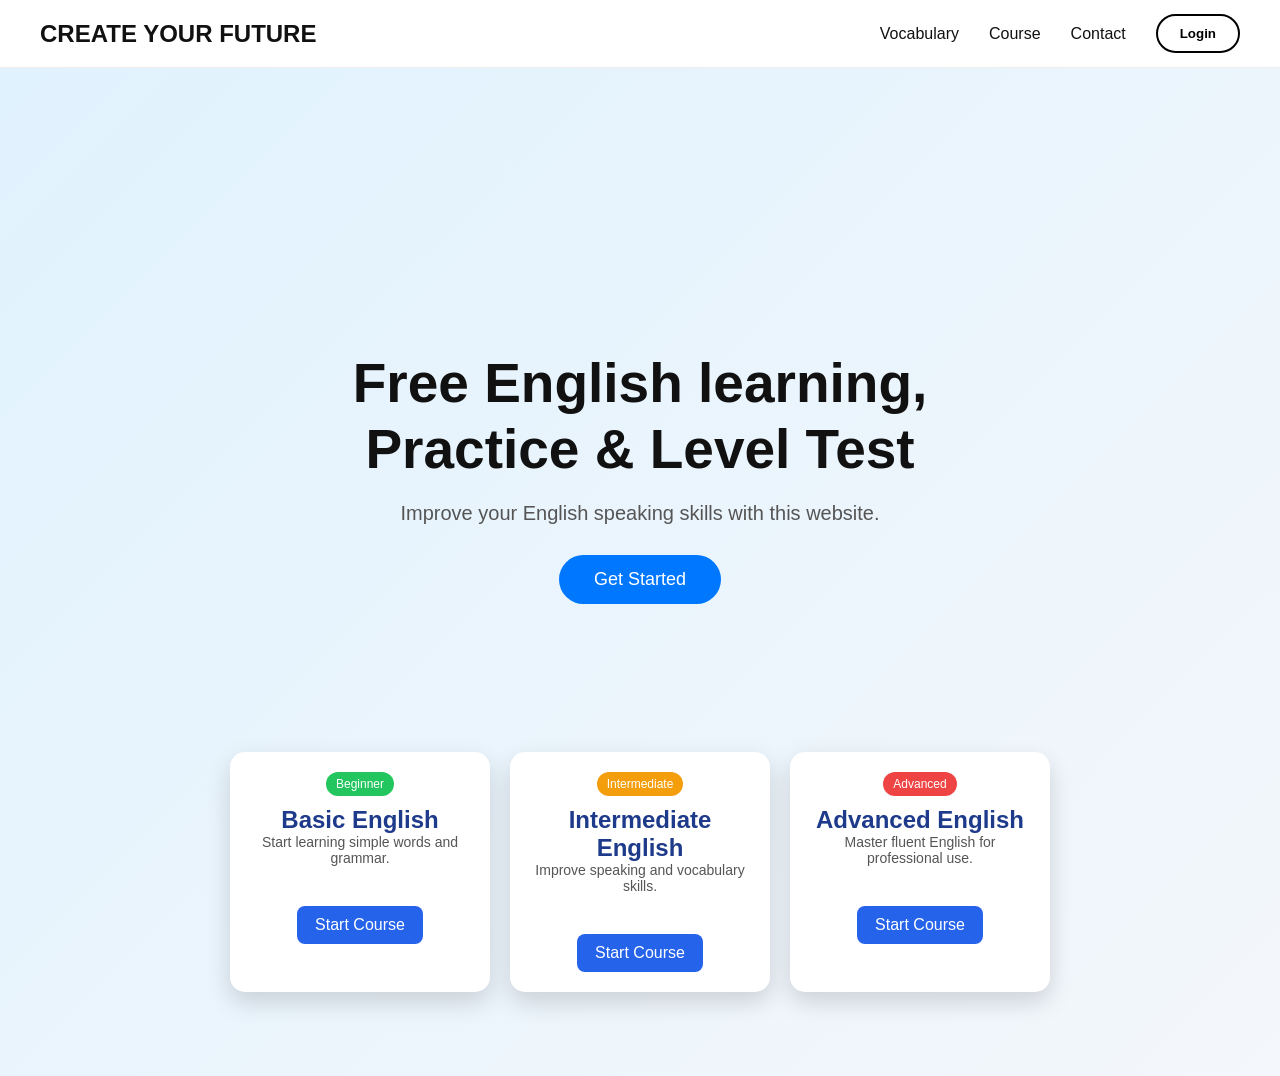
<file: index.html>
<!DOCTYPE html>
<html lang="en">
<head>
<meta charset="UTF-8" />
<meta name="viewport" content="width=device-width, initial-scale=1.0"/>

<title>Create Your Future</title>

<style>
*{
  margin:0;
  padding:0;
  box-sizing:border-box;
  font-family: Arial, sans-serif;
}

body{
  background:#f5f5f5;
}

/* Navbar */
.navbar{
  width:100%;
  background:white;
  border-bottom:1px solid #eee;
  padding:14px 40px;

  display:flex;
  align-items:center;
  justify-content:space-between;
}

.logo{
  font-size:24px;
  font-weight:700;
  color:#111;
}

.nav-links{
  display:flex;
  align-items:center;
  gap:30px;
}

.nav-links a{
  text-decoration:none;
  color:#111;
  font-size:16px;
  font-weight:500;
  transition:0.3s;
}

.nav-links a:hover{
  color:#0077ff;
}

.login-btn{
  padding:10px 22px;
  border:2px solid black;
  border-radius:30px;
  background:white;
  font-weight:600;
  cursor:pointer;
  transition:0.3s;
}

.login-btn:hover{
  background:black;
  color:white;
}

/* Hero Section */
.hero{
  height:90vh;
  display:flex;
  flex-direction:column;
  justify-content:center;
  align-items:center;
  text-align:center;
  padding:20px;
}

.hero h1{
  font-size:55px;
  max-width:800px;
  color:#111;
  margin-bottom:20px;
  line-height:1.2;
}

.hero p{
  font-size:20px;
  color:#555;
  margin-bottom:30px;
}

.start-btn{
  padding:14px 35px;
  background:#0077ff;
  color:white;
  border:none;
  border-radius:40px;
  font-size:18px;
  cursor:pointer;
  transition:0.3s;
  
}

.start-btn:hover{
  background:#005ed6;
}

.hr{
  display:flex;
  flex-direction:column;
  align-items:center;
  text-align:center;
  padding-top:80px;   /* top space only */
  min-height:auto;    /* remove full height problem */
}

.hr h1{
  margin-top:0;
  font-size:76px;
  line-height:1.1;
}
</style>
</head>

<body>

<!-- Navbar -->
<nav class="navbar">

  <div class="logo">
    CREATE YOUR FUTURE
  </div>

  <div class="nav-links">
    <a href="./vocabulary.html"> Vocabulary</a>
    <a href="./Course.html">Course</a>
    <a href="./Contact.html">Contact</a>

    <a href="./Login.html">
      <button class="login-btn">
      Login
    </button>
    </a>
  </div>

</nav>

<br>
<br>
<br>
<br>
<br>
<br>
<br>
<br>
<br>
<br>
<br>


<!-- Hero Section -->
<section class="hero">

  <h1 id="hr">
    Free English learning, Practice & Level Test
  </h1>

  <p id="hr">
    Improve your English speaking skills with this website.
  </p>

  <a href="./course.html">
    <button class="start-btn">
    Get Started
  </button>
  </a>
  
   <br><br><br><br>
  <br>
  <br>


  <style>
body{
  margin:0;
  font-family:Arial, sans-serif;
  background:linear-gradient(135deg,#e0f2fe,#f4f7fb);
}

/* this creates proper spacing from heading */
.wrapper{
  padding-top:40px;
}

/* COURSES */
.container{
  display:flex;
  justify-content:center;
  gap:20px;
  flex-wrap:wrap;
}

/* CARD */
.card{
  background:white;
  width:260px;
  padding:20px;
  border-radius:15px;
  box-shadow:0 10px 25px rgba(0,0,0,0.15);
  text-align:center;
  transition:0.3s;
}

.card:hover{
  transform:translateY(-10px);
}

/* TEXT */
.card h2{
  color:#1e3a8a;
}

.card p{
  color:#555;
  font-size:14px;
}

/* BUTTON */
.btn{
  display:inline-block;
  margin-top:10px;
  padding:10px 18px;
  background:#2563eb;
  color:white;
  text-decoration:none;
  border-radius:8px;
}

.btn:hover{
  background:#1e3a8a;
}

/* BADGE */
.badge{
  display:inline-block;
  padding:5px 10px;
  font-size:12px;
  border-radius:20px;
  color:white;
  background:#22c55e;
  margin-bottom:10px;
}

.intermediate .badge{ background:#f59e0b; }
.advanced .badge{ background:#ef4444; }
</style>

<!-- WRAPPER FIXES POSITION -->
<div class="wrapper">

  <div class="container">

    <div class="card beginner">
      <div class="badge">Beginner</div>
      <h2>Basic English</h2>
      <p>Start learning simple words and grammar.</p>
      <a href="#" class="btn">Start Course</a>
    </div>

    <div class="card intermediate">
      <div class="badge">Intermediate</div>
      <h2>Intermediate English</h2>
      <p>Improve speaking and vocabulary skills.</p>
      <a href="#" class="btn">Start Course</a>
    </div>

    <div class="card advanced">
      <div class="badge">Advanced</div>
      <h2>Advanced English</h2>
      <p>Master fluent English for professional use.</p>
      <a href="#" class="btn">Start Course</a>
    </div>

  </div>

</div>
  

</body>
</html>
</file>
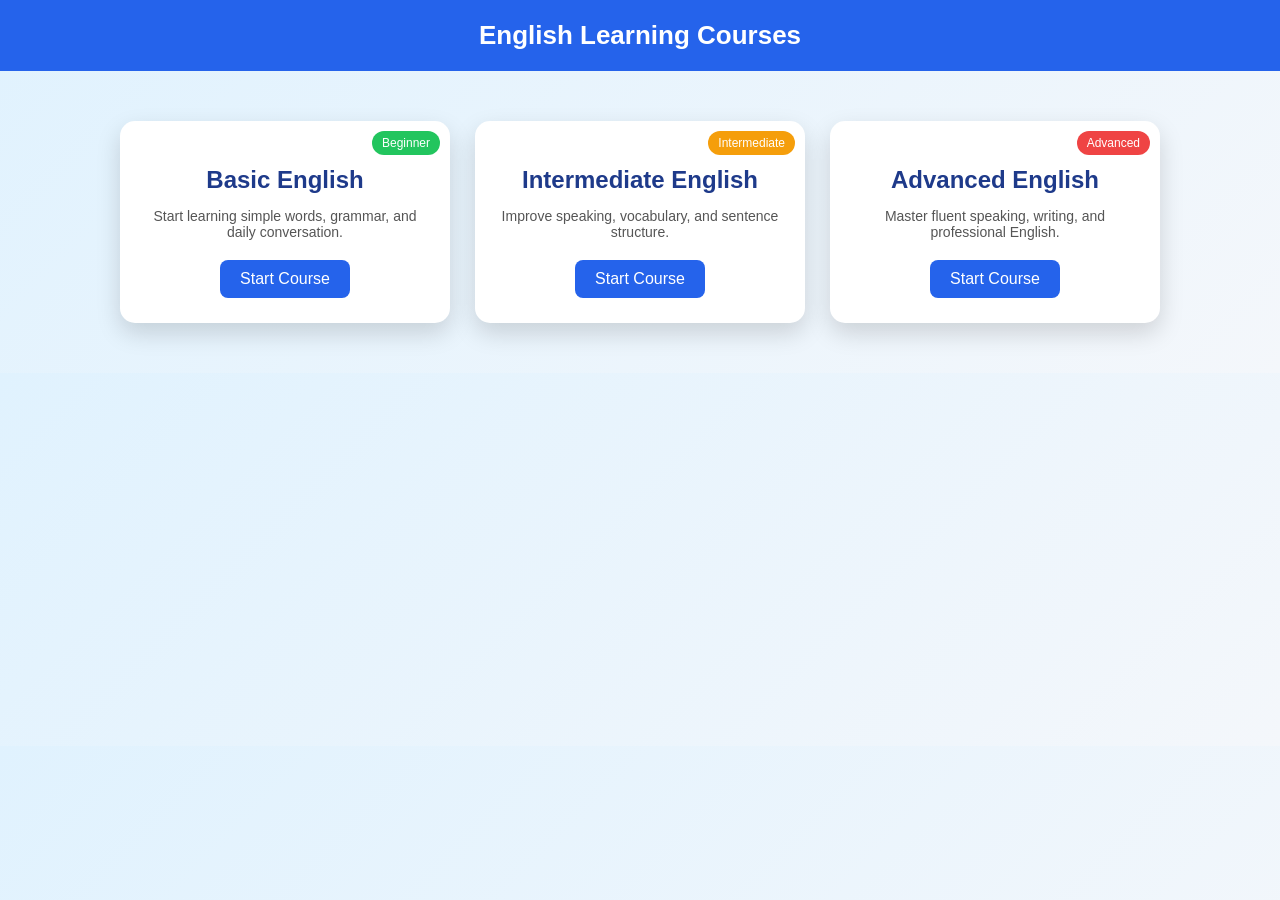
<file: Course.html>
<!DOCTYPE html>
<html lang="en">
<head>
<meta charset="UTF-8">
<meta name="viewport" content="width=device-width, initial-scale=1.0">
<title>Courses</title>

<style>
body{
  margin:0;
  font-family:Arial, sans-serif;
  background:linear-gradient(135deg,#e0f2fe,#f4f7fb);
}

/* Header */
.header{
  background:#2563eb;
  color:white;
  text-align:center;
  padding:20px;
  font-size:26px;
  font-weight:bold;
}

/* Container */
.container{
  display:flex;
  justify-content:center;
  gap:25px;
  flex-wrap:wrap;
  padding:50px 20px;
}

/* Cards */
.card{
  background:white;
  width:280px;
  padding:25px;
  border-radius:15px;
  box-shadow:0 10px 25px rgba(0,0,0,0.15);
  text-align:center;
  transition:0.3s;
  position:relative;
}

/* hover effect */
.card:hover{
  transform:translateY(-10px);
  box-shadow:0 15px 35px rgba(0,0,0,0.25);
}

/* Titles */
.card h2{
  color:#1e3a8a;
  margin-bottom:10px;
}

/* text */
.card p{
  color:#555;
  font-size:14px;
  margin-bottom:20px;
}

/* button */
.btn{
  display:inline-block;
  padding:10px 20px;
  background:#2563eb;
  color:white;
  text-decoration:none;
  border-radius:8px;
  transition:0.3s;
}

.btn:hover{
  background:#1e3a8a;
}

/* badges */
.badge{
  position:absolute;
  top:10px;
  right:10px;
  background:#22c55e;
  color:white;
  padding:5px 10px;
  font-size:12px;
  border-radius:20px;
}

/* different colors */
.intermediate .badge{
  background:#f59e0b;
}

.advanced .badge{
  background:#ef4444;
}
</style>
</head>

<body>

<div class="header">
  English Learning Courses
</div>

<div class="container">

  <!-- Beginner -->
  <div class="card beginner">
    <div class="badge">Beginner</div>
    <h2>Basic English</h2>
    <p>Start learning simple words, grammar, and daily conversation.</p>
    <a href="#" class="btn">Start Course</a>
  </div>

  <!-- Intermediate -->
  <div class="card intermediate">
    <div class="badge">Intermediate</div>
    <h2>Intermediate English</h2>
    <p>Improve speaking, vocabulary, and sentence structure.</p>
    <a href="#" class="btn">Start Course</a>
  </div>

  <!-- Advanced -->
  <div class="card advanced">
    <div class="badge">Advanced</div>
    <h2>Advanced English</h2>
    <p>Master fluent speaking, writing, and professional English.</p>
    <a href="#" class="btn">Start Course</a>
  </div>

</div>

</body>
</html>
</file>
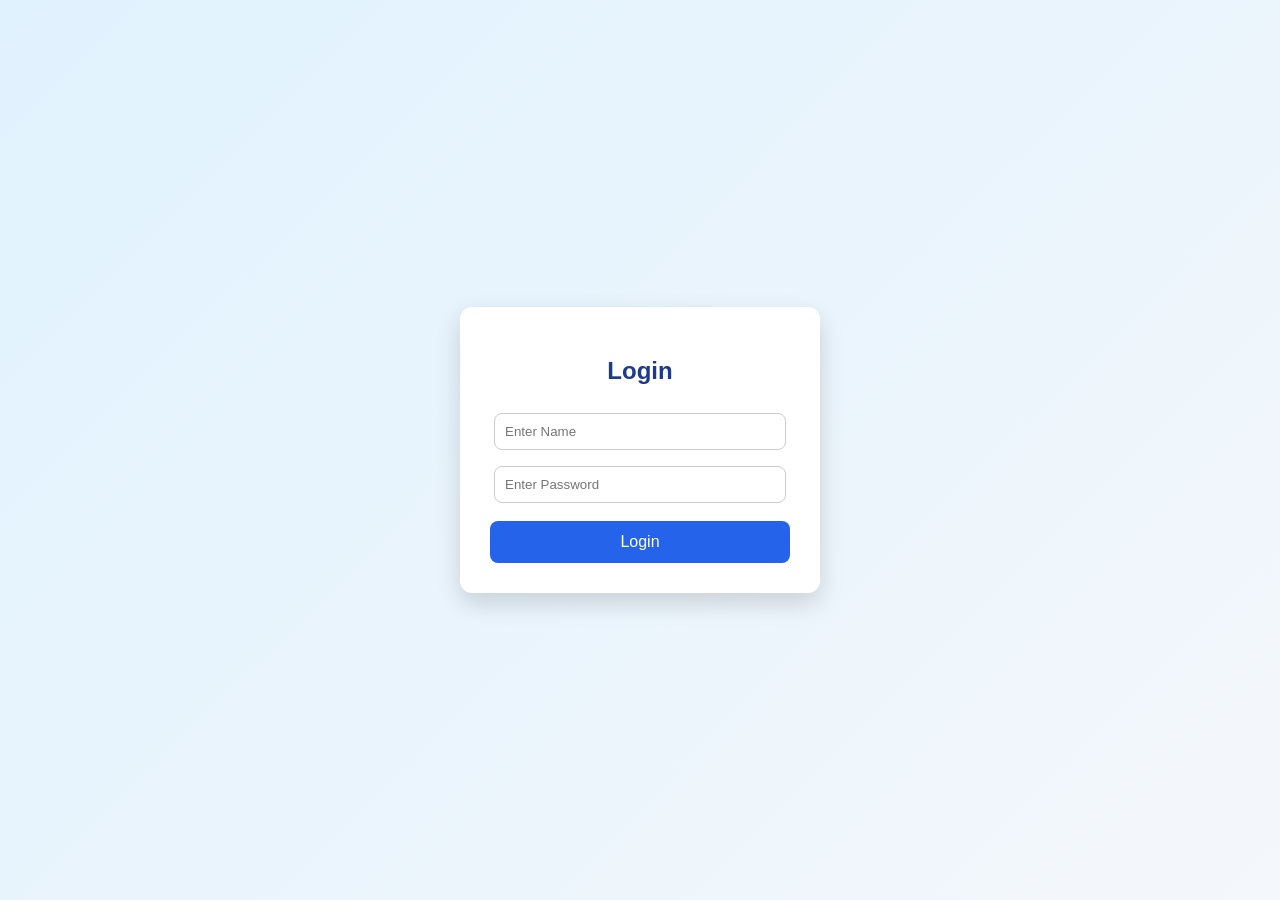
<file: Login.html>
<!DOCTYPE html>
<html lang="en">
<head>
<meta charset="UTF-8">
<title>English App</title>

<style>
body{
  margin:0;
  font-family:Arial, sans-serif;
  background:linear-gradient(135deg,#e0f2fe,#f4f7fb);
}

/* LOGIN PAGE */
#loginPage{
  height:100vh;
  display:flex;
  justify-content:center;
  align-items:center;
}

.loginBox{
  background:white;
  padding:30px;
  width:300px;
  border-radius:12px;
  box-shadow:0 10px 25px rgba(0,0,0,0.15);
  text-align:center;
}

.loginBox h2{
  margin-bottom:20px;
  color:#1e3a8a;
}

input{
  width:90%;
  padding:10px;
  margin:8px 0;
  border:1px solid #ccc;
  border-radius:8px;
}

button{
  width:100%;
  padding:12px;
  background:#2563eb;
  color:white;
  border:none;
  border-radius:8px;
  font-size:16px;
  cursor:pointer;
  margin-top:10px;
}

button:hover{
  background:#1e3a8a;
}

/* HOME PAGE */
#homePage{
  display:none;
  text-align:center;
  padding-top:80px;
}

.nav{
  background:#2563eb;
  color:white;
  padding:15px;
  font-size:20px;
}

.card{
  margin-top:40px;
  background:white;
  width:80%;
  max-width:600px;
  margin-left:auto;
  margin-right:auto;
  padding:20px;
  border-radius:12px;
  box-shadow:0 10px 20px rgba(0,0,0,0.1);
}

</style>
</head>

<body>

<!-- LOGIN -->
<div id="loginPage">
  <div class="loginBox">
    <h2>Login</h2>
    <input type="text" id="user" placeholder="Enter Name">
    <input type="password" id="pass" placeholder="Enter Password">
    <button onclick="login()">Login</button>
  </div>
</div>

<!-- HOME -->
<div id="homePage">

  <div class="nav">
    English Learning App
  </div>

  <div class="card">
    <h1>Welcome 🎉</h1>
    <p>You are successfully logged in.</p>
    <p>Start learning English vocabulary, grammar and practice tests.</p>
  </div>

</div>

<script>
function login(){
  let user = document.getElementById("user").value;
  let pass = document.getElementById("pass").value;

  if(user !== "" && pass !== ""){
    document.getElementById("loginPage").style.display = "none";
    document.getElementById("homePage").style.display = "block";
  } else {
    alert("Please fill all fields");
  }
}
</script>


</body>
</html>
</file>
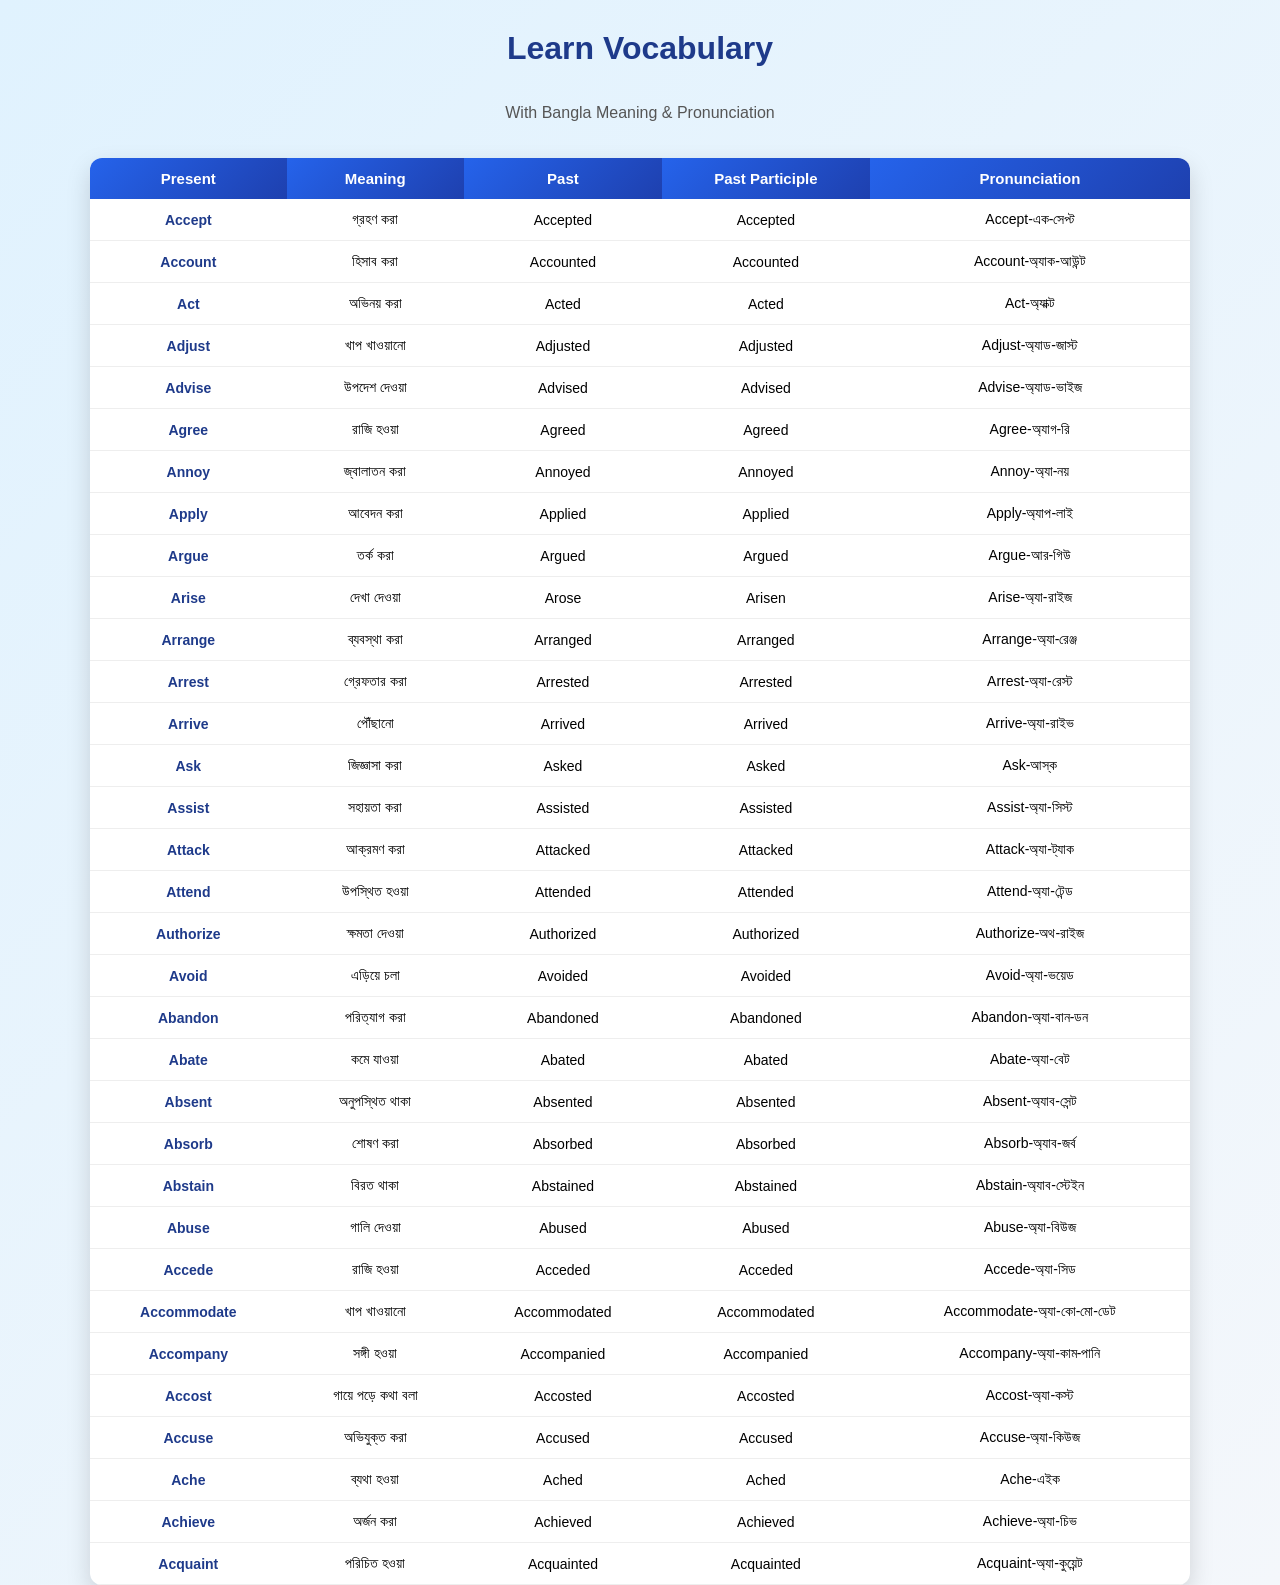
<file: vocabulary.html>
<!DOCTYPE html>
<html lang="en">
<head>
<meta charset="UTF-8">
<meta name="viewport" content="width=device-width, initial-scale=1.0">
<title>Vocabulary Table</title>

<style>
body{
  margin:0;
  font-family:Arial, sans-serif;
  background:linear-gradient(135deg,#e0f2fe,#f4f7fb);
  display:flex;
  flex-direction:column;
  align-items:center;
}

h1{
  margin-top:30px;
  color:#1e3a8a;
}

p{
  color:#555;
}

table{
  border-collapse:collapse;
  width:90%;
  max-width:1100px;
  background:white;
  margin-top:20px;
  border-radius:12px;
  overflow:hidden;
  box-shadow:0 10px 25px rgba(0,0,0,0.15);
}

th{
  background:linear-gradient(135deg,#2563eb,#1e40af);
  color:white;
  padding:12px;
  font-size:15px;
}

td{
  padding:12px;
  text-align:center;
  border-bottom:1px solid #eee;
  font-size:14px;
}

tr:hover td{
  background:#dbeafe;
  transition:0.3s;
}

td:first-child{
  font-weight:bold;
  color:#1e3a8a;
}
</style>
</head>

<body>

<h1>Learn Vocabulary</h1>
<p>With Bangla Meaning & Pronunciation</p>

<table>
<tr>
  <th>Present</th>
  <th>Meaning</th>
  <th>Past</th>
  <th>Past Participle</th>
  <th>Pronunciation</th>
</tr>

<tr><td>Accept</td><td>গ্রহণ করা</td><td>Accepted</td><td>Accepted</td><td>Accept-এক-সেপ্ট</td></tr>
<tr><td>Account</td><td>হিসাব করা</td><td>Accounted</td><td>Accounted</td><td>Account-অ্যাক-আউন্ট</td></tr>
<tr><td>Act</td><td>অভিনয় করা</td><td>Acted</td><td>Acted</td><td>Act-অ্যাক্ট</td></tr>
<tr><td>Adjust</td><td>খাপ খাওয়ানো</td><td>Adjusted</td><td>Adjusted</td><td>Adjust-অ্যাড-জাস্ট</td></tr>
<tr><td>Advise</td><td>উপদেশ দেওয়া</td><td>Advised</td><td>Advised</td><td>Advise-অ্যাড-ভাইজ</td></tr>
<tr><td>Agree</td><td>রাজি হওয়া</td><td>Agreed</td><td>Agreed</td><td>Agree-অ্যাগ-রি</td></tr>
<tr><td>Annoy</td><td>জ্বালাতন করা</td><td>Annoyed</td><td>Annoyed</td><td>Annoy-অ্যা-নয়</td></tr>
<tr><td>Apply</td><td>আবেদন করা</td><td>Applied</td><td>Applied</td><td>Apply-অ্যাপ-লাই</td></tr>
<tr><td>Argue</td><td>তর্ক করা</td><td>Argued</td><td>Argued</td><td>Argue-আর-গিউ</td></tr>
<tr><td>Arise</td><td>দেখা দেওয়া</td><td>Arose</td><td>Arisen</td><td>Arise-অ্যা-রাইজ</td></tr>

<tr><td>Arrange</td><td>ব্যবস্থা করা</td><td>Arranged</td><td>Arranged</td><td>Arrange-অ্যা-রেঞ্জ</td></tr>
<tr><td>Arrest</td><td>গ্রেফতার করা</td><td>Arrested</td><td>Arrested</td><td>Arrest-অ্যা-রেস্ট</td></tr>
<tr><td>Arrive</td><td>পৌঁছানো</td><td>Arrived</td><td>Arrived</td><td>Arrive-অ্যা-রাইভ</td></tr>
<tr><td>Ask</td><td>জিজ্ঞাসা করা</td><td>Asked</td><td>Asked</td><td>Ask-আস্ক</td></tr>
<tr><td>Assist</td><td>সহায়তা করা</td><td>Assisted</td><td>Assisted</td><td>Assist-অ্যা-সিস্ট</td></tr>
<tr><td>Attack</td><td>আক্রমণ করা</td><td>Attacked</td><td>Attacked</td><td>Attack-অ্যা-ট্যাক</td></tr>
<tr><td>Attend</td><td>উপস্থিত হওয়া</td><td>Attended</td><td>Attended</td><td>Attend-অ্যা-টেন্ড</td></tr>
<tr><td>Authorize</td><td>ক্ষমতা দেওয়া</td><td>Authorized</td><td>Authorized</td><td>Authorize-অথ-রাইজ</td></tr>
<tr><td>Avoid</td><td>এড়িয়ে চলা</td><td>Avoided</td><td>Avoided</td><td>Avoid-অ্যা-ভয়েড</td></tr>
<tr><td>Abandon</td><td>পরিত্যাগ করা</td><td>Abandoned</td><td>Abandoned</td><td>Abandon-অ্যা-বান-ডন</td></tr>

<tr><td>Abate</td><td>কমে যাওয়া</td><td>Abated</td><td>Abated</td><td>Abate-অ্যা-বেট</td></tr>
<tr><td>Absent</td><td>অনুপস্থিত থাকা</td><td>Absented</td><td>Absented</td><td>Absent-অ্যাব-সেন্ট</td></tr>
<tr><td>Absorb</td><td>শোষণ করা</td><td>Absorbed</td><td>Absorbed</td><td>Absorb-অ্যাব-জর্ব</td></tr>
<tr><td>Abstain</td><td>বিরত থাকা</td><td>Abstained</td><td>Abstained</td><td>Abstain-অ্যাব-স্টেইন</td></tr>
<tr><td>Abuse</td><td>গালি দেওয়া</td><td>Abused</td><td>Abused</td><td>Abuse-অ্যা-বিউজ</td></tr>
<tr><td>Accede</td><td>রাজি হওয়া</td><td>Acceded</td><td>Acceded</td><td>Accede-অ্যা-সিড</td></tr>
<tr><td>Accommodate</td><td>খাপ খাওয়ানো</td><td>Accommodated</td><td>Accommodated</td><td>Accommodate-অ্যা-কো-মো-ডেট</td></tr>
<tr><td>Accompany</td><td>সঙ্গী হওয়া</td><td>Accompanied</td><td>Accompanied</td><td>Accompany-অ্যা-কাম-পানি</td></tr>
<tr><td>Accost</td><td>গায়ে পড়ে কথা বলা</td><td>Accosted</td><td>Accosted</td><td>Accost-অ্যা-কস্ট</td></tr>
<tr><td>Accuse</td><td>অভিযুক্ত করা</td><td>Accused</td><td>Accused</td><td>Accuse-অ্যা-কিউজ</td></tr>
<tr><td>Ache</td><td>ব্যথা হওয়া</td><td>Ached</td><td>Ached</td><td>Ache-এইক</td></tr>
<tr><td>Achieve</td><td>অর্জন করা</td><td>Achieved</td><td>Achieved</td><td>Achieve-অ্যা-চিভ</td></tr>
<tr><td>Acquaint</td><td>পরিচিত হওয়া</td><td>Acquainted</td><td>Acquainted</td><td>Acquaint-অ্যা-কুয়েন্ট</td></tr>

</table>

</body>
</html>
</file>
